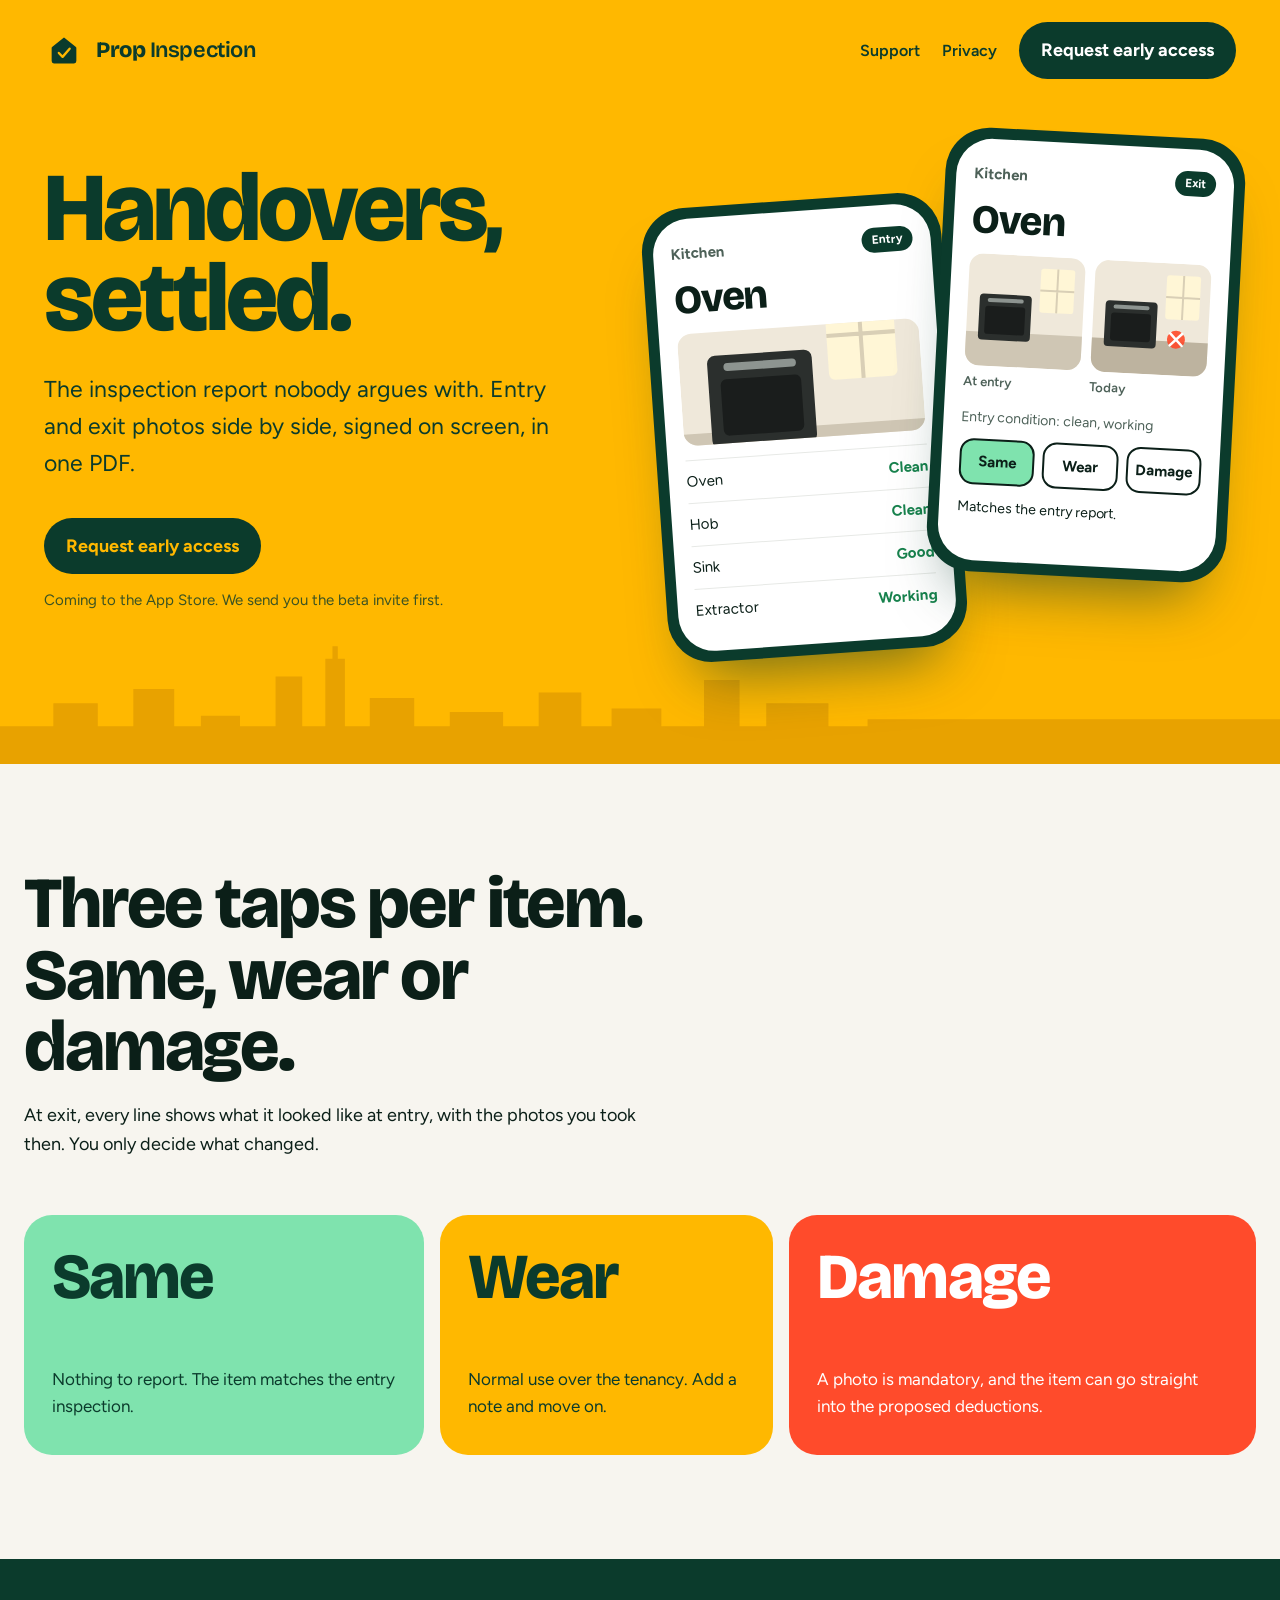
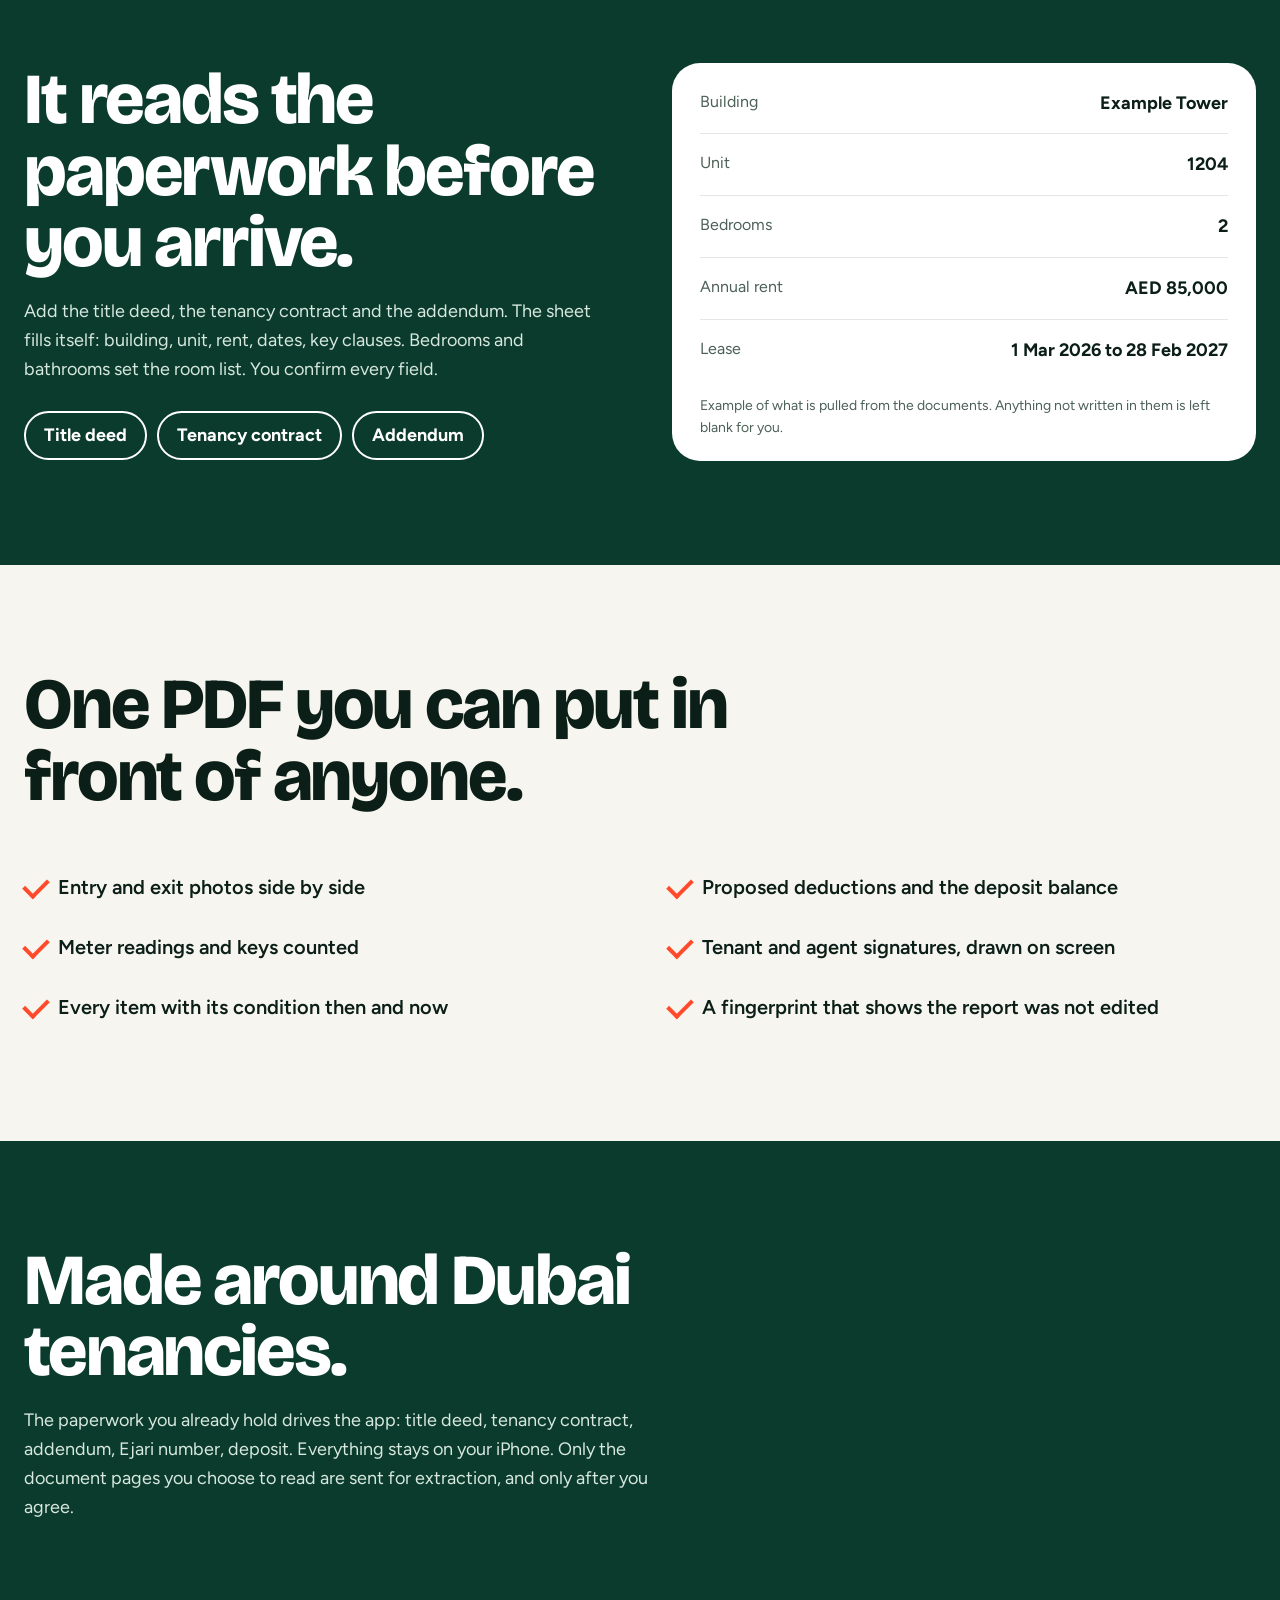
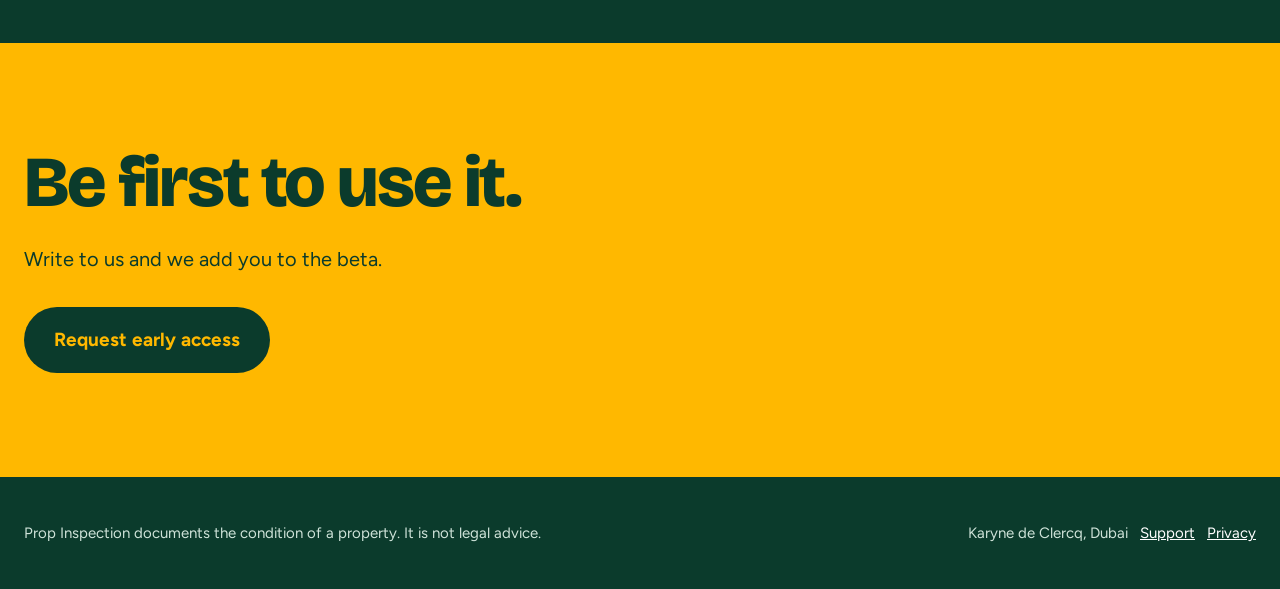
<file: index.html>
<!doctype html>
<html lang="en">
<head>
<meta charset="utf-8">
<meta name="viewport" content="width=device-width,initial-scale=1">
<title>Prop Inspection: move-in and move-out reports</title>
<meta name="description" content="Move-in and move-out inspection reports for Dubai letting agents: room-by-room checklists, entry and exit photos side by side, on-screen signatures and a PDF.">
<link rel="icon" href="logo.svg" type="image/svg+xml">
<link rel="preconnect" href="https://fonts.googleapis.com">
<link rel="preconnect" href="https://fonts.gstatic.com" crossorigin>
<link href="https://fonts.googleapis.com/css2?family=Bricolage+Grotesque:opsz,wght@12..96,600..800&family=Figtree:wght@400;500;600;700&display=swap" rel="stylesheet">
<link rel="stylesheet" href="style.css">
</head>
<body>
<div class="hero"><header class="top"><a class="logo" href="./"><img src="logo.svg" alt=""><span><b>Prop</b> Inspection</span></a><nav><a href="support.html">Support</a><a href="privacy.html">Privacy</a><a class="btn" href="mailto:karyne.declercq@icloud.com?subject=Prop%20Inspection%20early%20access">Request early access</a></nav></header>
<div class="in">
<div>
<h1>Handovers, settled.</h1>
<p class="lead">The inspection report nobody argues with. Entry and exit photos side by side, signed on screen, in one PDF.</p>
<a class="btn" href="mailto:karyne.declercq@icloud.com?subject=Prop%20Inspection%20early%20access">Request early access</a>
<span class="sub">Coming to the App Store. We send you the beta invite first.</span>
</div>
<div class="phones">
<div class="phone back" aria-hidden="true"><div class="screen">
<div class="bar"><span>Kitchen</span><span class="pill">Entry</span></div>
<h3>Oven</h3>
<div class="shots1"><div class="ph" style="height:112px"><svg viewBox="0 0 120 112" preserveAspectRatio="xMidYMid slice" aria-hidden="true"><rect width="120" height="112" fill="#efe8da"/><rect x="0" y="78" width="120" height="34" fill="#cfc6b4"/><rect x="74" y="12" width="34" height="44" rx="3" fill="#fff6d6"/><path d="M91 12v44M74 34h34" stroke="#d9cfb6" stroke-width="2"/><rect x="14" y="40" width="52" height="46" rx="4" fill="#2b2f2d"/><rect x="20" y="52" width="40" height="28" rx="3" fill="#1a1d1c"/><rect x="22" y="44" width="36" height="4" rx="2" fill="#8d9490"/></svg></div></div>
<ul class="list"><li>Oven <b>Clean</b></li><li>Hob <b>Clean</b></li><li>Sink <b>Good</b></li><li>Extractor <b>Working</b></li></ul>
</div></div>
<div class="phone front" aria-label="Example of the exit inspection screen"><div class="screen">
<div class="bar"><span>Kitchen</span><span class="pill">Exit</span></div>
<h3>Oven</h3>
<div class="shots"><figure><div class="ph" style="height:112px"><svg viewBox="0 0 120 112" preserveAspectRatio="xMidYMid slice" aria-hidden="true"><rect width="120" height="112" fill="#efe8da"/><rect x="0" y="78" width="120" height="34" fill="#cfc6b4"/><rect x="74" y="12" width="34" height="44" rx="3" fill="#fff6d6"/><path d="M91 12v44M74 34h34" stroke="#d9cfb6" stroke-width="2"/><rect x="14" y="40" width="52" height="46" rx="4" fill="#2b2f2d"/><rect x="20" y="52" width="40" height="28" rx="3" fill="#1a1d1c"/><rect x="22" y="44" width="36" height="4" rx="2" fill="#8d9490"/></svg></div><figcaption>At entry</figcaption></figure><figure><div class="ph" style="height:112px"><svg viewBox="0 0 120 112" preserveAspectRatio="xMidYMid slice" aria-hidden="true"><rect width="120" height="112" fill="#efe8da"/><rect x="0" y="78" width="120" height="34" fill="#bdb39f"/><rect x="74" y="12" width="34" height="44" rx="3" fill="#fff6d6"/><path d="M91 12v44M74 34h34" stroke="#d9cfb6" stroke-width="2"/><rect x="14" y="40" width="52" height="46" rx="4" fill="#2b2f2d"/><rect x="20" y="52" width="40" height="28" rx="3" fill="#1a1d1c"/><rect x="22" y="44" width="36" height="4" rx="2" fill="#8d9490"/><circle cx="86" cy="76" r="9" fill="#FF4B2B" opacity=".9"/><path d="M80 70l12 12M92 70L80 82" stroke="#fff" stroke-width="2.5" stroke-linecap="round"/></svg></div><figcaption>Today</figcaption></figure></div>
<p class="entry">Entry condition: clean, working</p>
<div class="chips" role="radiogroup" aria-label="Condition now">
<button class="chip" role="radio" aria-checked="true" data-s="same" data-n="Matches the entry report.">Same</button>
<button class="chip" role="radio" aria-checked="false" data-s="wear" data-n="Noted as wear, with your comment.">Wear</button>
<button class="chip" role="radio" aria-checked="false" data-s="damage" data-n="A photo is required before you continue.">Damage</button>
</div>
<p class="note" id="note" aria-live="polite">Matches the entry report.</p>
</div></div>
</div>
</div>
<svg class="sky" viewBox="0 0 1440 140" preserveAspectRatio="none" aria-hidden="true"><path fill="#E8A200" d="M0 140V96h60V70h50v26h40V54h46v42h30V84h44v12h40V40h30v56h26V20h8V6h6v14h8v76h28V64h50v32h40V80h60v16h40V58h48v38h34V76h56v20h48V44h40v52h30V70h70v26h44V88H1440V140z"/></svg>
</div>
<section class="band"><div class="in">
<h2>Three taps per item. Same, wear or damage.</h2>
<p>At exit, every line shows what it looked like at entry, with the photos you took then. You only decide what changed.</p>
<div class="states">
<div class="state s-same"><h3>Same</h3><p>Nothing to report. The item matches the entry inspection.</p></div>
<div class="state s-wear"><h3>Wear</h3><p>Normal use over the tenancy. Add a note and move on.</p></div>
<div class="state s-damage"><h3>Damage</h3><p>A photo is mandatory, and the item can go straight into the proposed deductions.</p></div>
</div></div></section>
<section class="band green"><div class="in split">
<div>
<h2>It reads the paperwork before you arrive.</h2>
<p>Add the title deed, the tenancy contract and the addendum. The sheet fills itself: building, unit, rent, dates, key clauses. Bedrooms and bathrooms set the room list. You confirm every field.</p>
<ul class="docs"><li>Title deed</li><li>Tenancy contract</li><li>Addendum</li></ul>
</div>
<dl class="found">
<div><dt>Building</dt><dd>Example Tower</dd></div>
<div><dt>Unit</dt><dd>1204</dd></div>
<div><dt>Bedrooms</dt><dd>2</dd></div>
<div><dt>Annual rent</dt><dd>AED 85,000</dd></div>
<div><dt>Lease</dt><dd>1 Mar 2026 to 28 Feb 2027</dd></div>
<span class="cap">Example of what is pulled from the documents. Anything not written in them is left blank for you.</span>
</dl>
</div></section>
<section class="band pdf"><div class="in">
<h2>One PDF you can put in front of anyone.</h2>
<ul>
<li>Entry and exit photos side by side</li>
<li>Meter readings and keys counted</li>
<li>Every item with its condition then and now</li>
<li>Proposed deductions and the deposit balance</li>
<li>Tenant and agent signatures, drawn on screen</li>
<li>A fingerprint that shows the report was not edited</li>
</ul>
</div></section>
<section class="band green"><div class="in">
<h2>Made around Dubai tenancies.</h2>
<p>The paperwork you already hold drives the app: title deed, tenancy contract, addendum, Ejari number, deposit. Everything stays on your iPhone. Only the document pages you choose to read are sent for extraction, and only after you agree.</p>
</div></section>
<section class="band cta"><div class="in">
<h2>Be first to use it.</h2>
<p>Write to us and we add you to the beta.</p>
<a class="btn" href="mailto:karyne.declercq@icloud.com?subject=Prop%20Inspection%20early%20access">Request early access</a>
</div></section>
<footer><div class="in"><span>Prop Inspection documents the condition of a property. It is not legal advice.</span><span>Karyne de Clercq, Dubai &nbsp; <a href="support.html">Support</a> &nbsp; <a href="privacy.html">Privacy</a></span></div></footer>
<script>
(function(){var chips=document.querySelectorAll('.chip'),note=document.getElementById('note');
chips.forEach(function(c){c.addEventListener('click',function(){chips.forEach(function(x){x.setAttribute('aria-checked',x===c)});note.textContent=c.getAttribute('data-n')})})})();
</script>
</body>
</html>
</file>
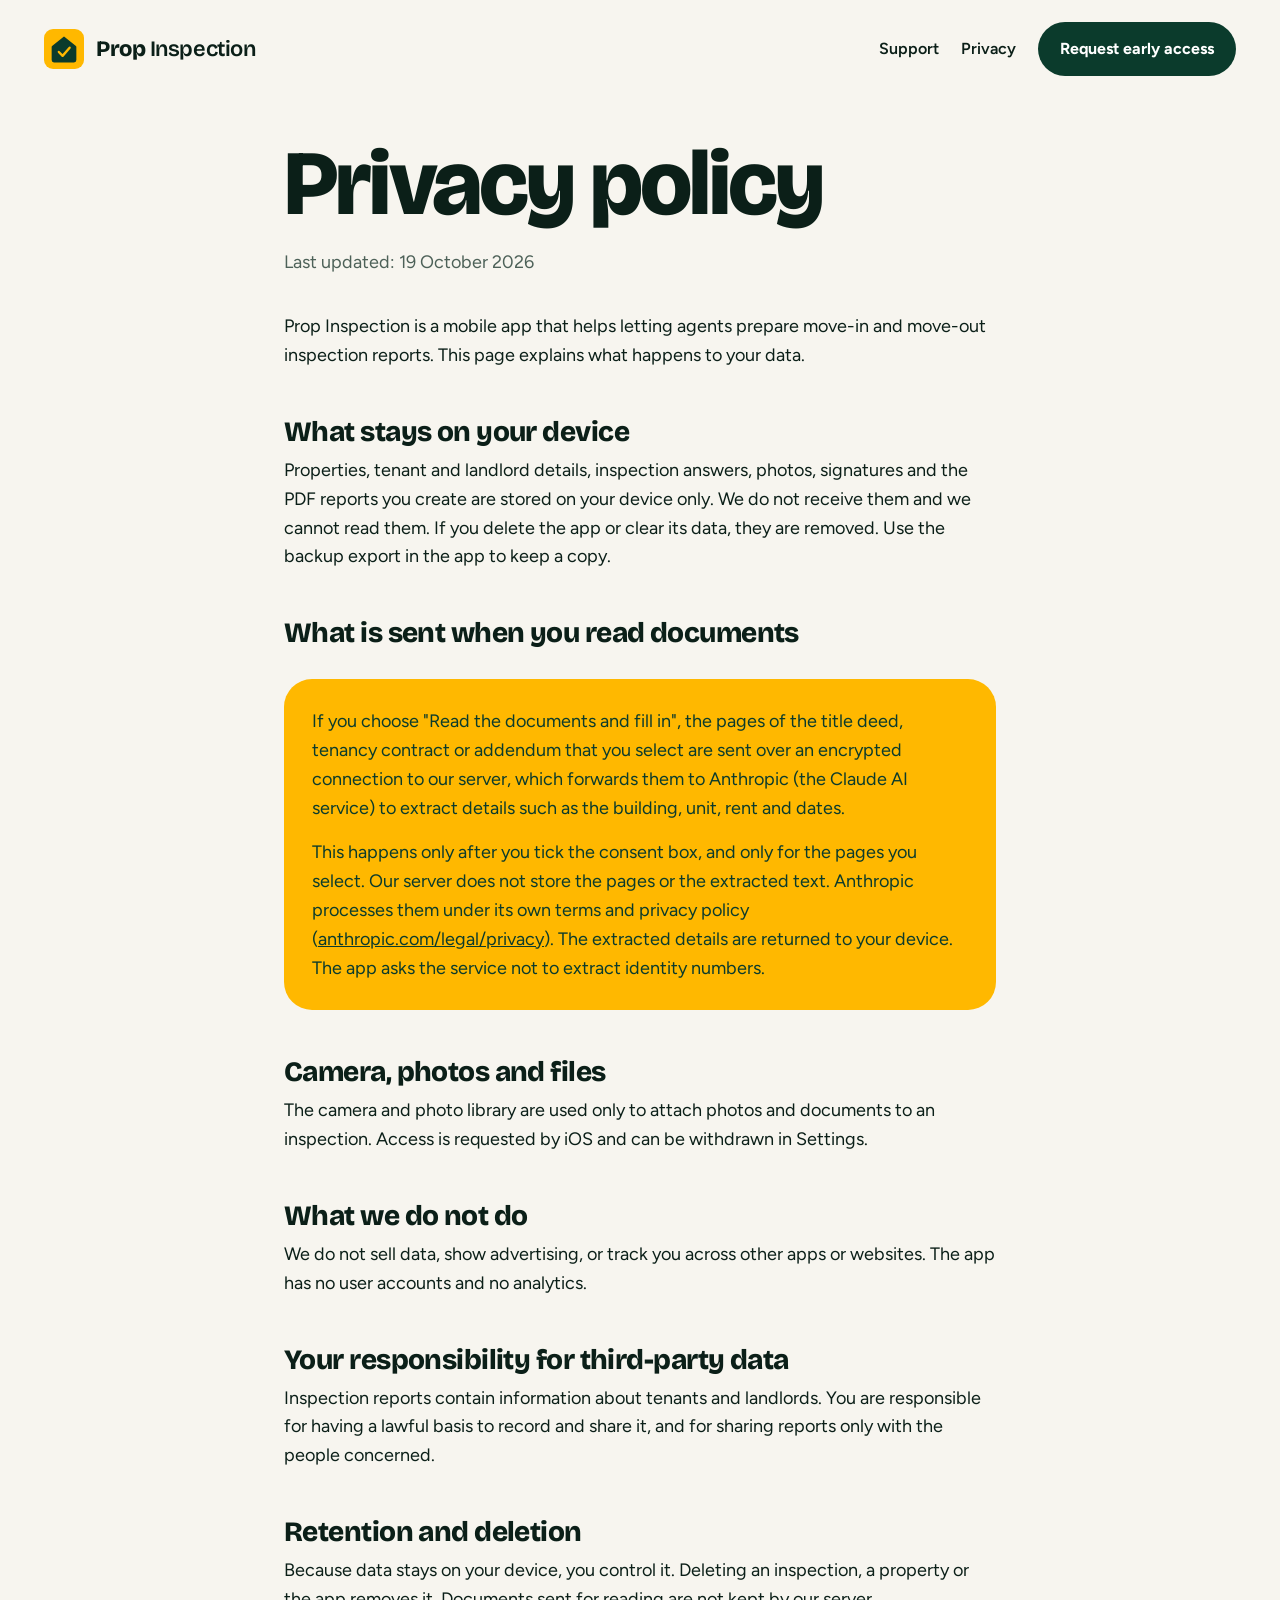
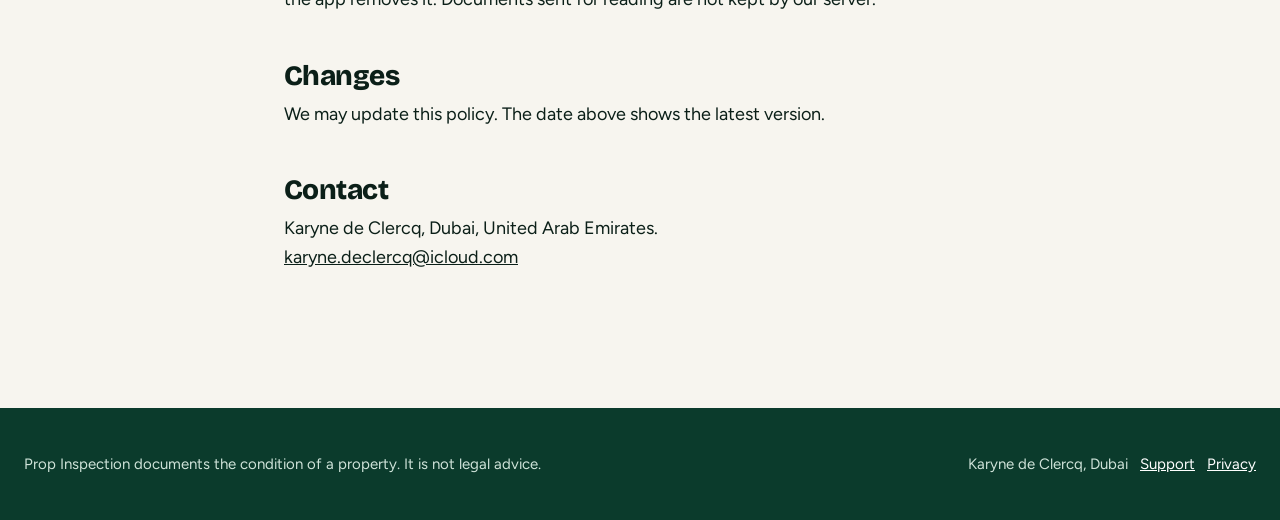
<file: privacy.html>
<!doctype html>
<html lang="en">
<head>
<meta charset="utf-8">
<meta name="viewport" content="width=device-width,initial-scale=1">
<title>Prop Inspection privacy policy</title>
<meta name="description" content="Move-in and move-out inspection reports for Dubai letting agents: room-by-room checklists, entry and exit photos side by side, on-screen signatures and a PDF.">
<link rel="icon" href="logo.svg" type="image/svg+xml">
<link rel="preconnect" href="https://fonts.googleapis.com">
<link rel="preconnect" href="https://fonts.gstatic.com" crossorigin>
<link href="https://fonts.googleapis.com/css2?family=Bricolage+Grotesque:opsz,wght@12..96,600..800&family=Figtree:wght@400;500;600;700&display=swap" rel="stylesheet">
<link rel="stylesheet" href="style.css">
</head>
<body>
<header class="top"><a class="logo" href="./"><img src="logo.svg" alt=""><span><b>Prop</b> Inspection</span></a><nav><a href="support.html">Support</a><a href="privacy.html">Privacy</a><a class="btn" href="mailto:karyne.declercq@icloud.com?subject=Prop%20Inspection%20early%20access">Request early access</a></nav></header>
<main class="doc">
<h1>Privacy policy</h1>
<p class="when">Last updated: 19 October 2026</p>
<p>Prop Inspection is a mobile app that helps letting agents prepare move-in and move-out inspection reports. This page explains what happens to your data.</p>
<h2>What stays on your device</h2>
<p>Properties, tenant and landlord details, inspection answers, photos, signatures and the PDF reports you create are stored on your device only. We do not receive them and we cannot read them. If you delete the app or clear its data, they are removed. Use the backup export in the app to keep a copy.</p>
<h2>What is sent when you read documents</h2>
<div class="box"><p>If you choose "Read the documents and fill in", the pages of the title deed, tenancy contract or addendum that you select are sent over an encrypted connection to our server, which forwards them to Anthropic (the Claude AI service) to extract details such as the building, unit, rent and dates.</p><p>This happens only after you tick the consent box, and only for the pages you select. Our server does not store the pages or the extracted text. Anthropic processes them under its own terms and privacy policy (<a href="https://www.anthropic.com/legal/privacy">anthropic.com/legal/privacy</a>). The extracted details are returned to your device. The app asks the service not to extract identity numbers.</p></div>
<h2>Camera, photos and files</h2>
<p>The camera and photo library are used only to attach photos and documents to an inspection. Access is requested by iOS and can be withdrawn in Settings.</p>
<h2>What we do not do</h2>
<p>We do not sell data, show advertising, or track you across other apps or websites. The app has no user accounts and no analytics.</p>
<h2>Your responsibility for third-party data</h2>
<p>Inspection reports contain information about tenants and landlords. You are responsible for having a lawful basis to record and share it, and for sharing reports only with the people concerned.</p>
<h2>Retention and deletion</h2>
<p>Because data stays on your device, you control it. Deleting an inspection, a property or the app removes it. Documents sent for reading are not kept by our server.</p>
<h2>Changes</h2>
<p>We may update this policy. The date above shows the latest version.</p>
<h2>Contact</h2>
<p>Karyne de Clercq, Dubai, United Arab Emirates.<br><a href="mailto:karyne.declercq@icloud.com">karyne.declercq@icloud.com</a></p>
</main>
<footer><div class="in"><span>Prop Inspection documents the condition of a property. It is not legal advice.</span><span>Karyne de Clercq, Dubai &nbsp; <a href="support.html">Support</a> &nbsp; <a href="privacy.html">Privacy</a></span></div></footer>
</body>
</html>
</file>
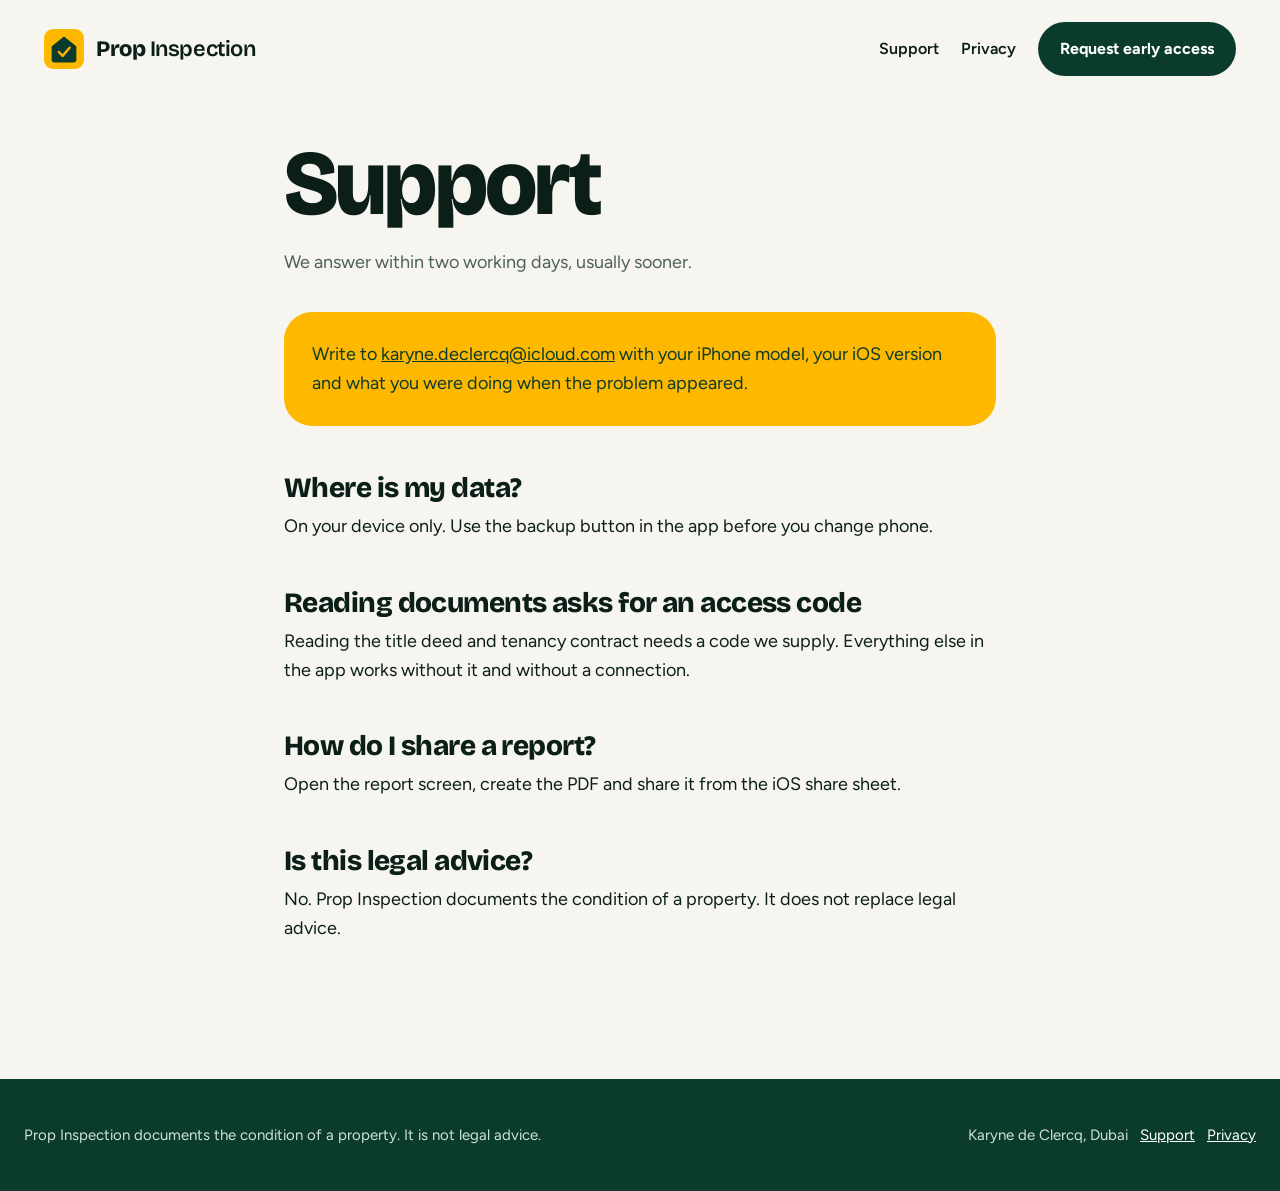
<file: support.html>
<!doctype html>
<html lang="en">
<head>
<meta charset="utf-8">
<meta name="viewport" content="width=device-width,initial-scale=1">
<title>Prop Inspection support</title>
<meta name="description" content="Move-in and move-out inspection reports for Dubai letting agents: room-by-room checklists, entry and exit photos side by side, on-screen signatures and a PDF.">
<link rel="icon" href="logo.svg" type="image/svg+xml">
<link rel="preconnect" href="https://fonts.googleapis.com">
<link rel="preconnect" href="https://fonts.gstatic.com" crossorigin>
<link href="https://fonts.googleapis.com/css2?family=Bricolage+Grotesque:opsz,wght@12..96,600..800&family=Figtree:wght@400;500;600;700&display=swap" rel="stylesheet">
<link rel="stylesheet" href="style.css">
</head>
<body>
<header class="top"><a class="logo" href="./"><img src="logo.svg" alt=""><span><b>Prop</b> Inspection</span></a><nav><a href="support.html">Support</a><a href="privacy.html">Privacy</a><a class="btn" href="mailto:karyne.declercq@icloud.com?subject=Prop%20Inspection%20early%20access">Request early access</a></nav></header>
<main class="doc">
<h1>Support</h1>
<p class="when">We answer within two working days, usually sooner.</p>
<div class="box"><p>Write to <a href="mailto:karyne.declercq@icloud.com?subject=Prop%20Inspection%20support">karyne.declercq@icloud.com</a> with your iPhone model, your iOS version and what you were doing when the problem appeared.</p></div>
<h2>Where is my data?</h2>
<p>On your device only. Use the backup button in the app before you change phone.</p>
<h2>Reading documents asks for an access code</h2>
<p>Reading the title deed and tenancy contract needs a code we supply. Everything else in the app works without it and without a connection.</p>
<h2>How do I share a report?</h2>
<p>Open the report screen, create the PDF and share it from the iOS share sheet.</p>
<h2>Is this legal advice?</h2>
<p>No. Prop Inspection documents the condition of a property. It does not replace legal advice.</p>
</main>
<footer><div class="in"><span>Prop Inspection documents the condition of a property. It is not legal advice.</span><span>Karyne de Clercq, Dubai &nbsp; <a href="support.html">Support</a> &nbsp; <a href="privacy.html">Privacy</a></span></div></footer>
</body>
</html>
</file>
<file: style.css>
:root{--sun:#FFB800;--bottle:#0B3B2C;--chalk:#F7F5EF;--ink:#0B1F18;--tomato:#FF4B2B;--mint:#7FE3AE;--mut:#4d6158}
*{box-sizing:border-box}
html{-webkit-text-size-adjust:100%}
body{margin:0;background:var(--chalk);color:var(--ink);font:400 18px/1.6 'Figtree',system-ui,sans-serif}
a{color:inherit}
:focus-visible{outline:3px solid var(--tomato);outline-offset:3px;border-radius:6px}
h1,h2,h3{font-family:'Bricolage Grotesque','Figtree',system-ui,sans-serif;font-weight:800;letter-spacing:-.03em;line-height:1;margin:0}
.top{display:flex;align-items:center;justify-content:space-between;gap:16px;max-width:1240px;margin:0 auto;padding:22px 24px}
.logo{display:flex;align-items:center;gap:12px;text-decoration:none;font:600 22px 'Bricolage Grotesque',sans-serif;letter-spacing:-.02em}
.logo img{width:40px;height:40px;display:block}
.logo b{font-weight:800}
.top nav{display:flex;align-items:center;gap:22px;font-weight:600;font-size:16px}
.top nav a{text-decoration:none}
.top nav a:hover{text-decoration:underline;text-underline-offset:4px}
.btn{display:inline-block;background:var(--bottle);color:#fff;text-decoration:none;font-weight:700;padding:14px 22px;border-radius:999px;transition:transform .15s}
.btn:hover{transform:translateY(-2px)}
.top nav a.btn{color:#fff}
.hero{background:var(--sun);color:var(--bottle)}
.hero .in{max-width:1240px;margin:0 auto;padding:32px 24px 120px;display:grid;grid-template-columns:1.1fr .9fr;gap:24px;align-items:center}
.hero h1{font-size:clamp(52px,7.6vw,112px);line-height:.92}
.hero p.lead{font-size:clamp(19px,2vw,23px);max-width:34ch;margin:28px 0 36px;color:var(--bottle)}
.hero .btn{background:var(--bottle);color:var(--sun);font-size:18px}
.hero .sub{display:block;margin-top:14px;font-size:15px;opacity:.8}
.phones{display:flex;justify-content:center;align-items:flex-start}.phone{width:min(300px,46vw);flex:none;background:var(--bottle);border-radius:44px;padding:11px;box-shadow:0 40px 60px -30px rgba(11,59,44,.6)}.phone.back{margin-top:56px;margin-right:-34px;transform:rotate(-4deg);transform-origin:bottom right}.phone.front{transform:rotate(3deg);position:relative;z-index:1}.sky{position:absolute;left:0;right:0;bottom:-1px;width:100%;height:auto;display:block;pointer-events:none}.hero{position:relative;overflow:hidden}.hero .in{position:relative;z-index:1}.ph svg{display:block;width:100%;height:100%;border-radius:14px}.list{margin:14px 0 0;padding:0;list-style:none;font-size:15px}.list li{display:flex;justify-content:space-between;padding:9px 0;border-top:1px solid #e7e9e6}.list b{color:#17824d}
.screen{background:#fff;border-radius:36px;padding:22px 18px 20px;color:var(--ink)}
.bar{display:flex;justify-content:space-between;align-items:center;font-weight:700;font-size:15px;color:var(--mut)}
.pill{background:var(--bottle);color:#fff;border-radius:999px;font-size:12px;padding:3px 10px}
.screen h3{font-size:40px;margin:14px 0 14px}
.shots{display:grid;grid-template-columns:1fr 1fr;gap:10px}
.shots figure{margin:0}
.ph{height:112px;border-radius:14px}
.shots figcaption{font-size:13px;font-weight:600;color:var(--mut);margin-top:6px}
.entry{font-size:14px;color:var(--mut);margin:14px 0 10px}
.chips{display:grid;grid-template-columns:repeat(3,1fr);gap:8px}
.chip{font:700 15px 'Figtree',sans-serif;padding:12px 4px;border-radius:14px;border:2px solid var(--ink);background:#fff;color:var(--ink);cursor:pointer;transition:background .15s,transform .15s}
.chip:hover{transform:translateY(-2px)}
.chip[aria-checked=true][data-s=same]{background:var(--mint)}
.chip[aria-checked=true][data-s=wear]{background:var(--sun)}
.chip[aria-checked=true][data-s=damage]{background:var(--tomato);color:#fff;border-color:var(--tomato)}
.note{font-size:14px;min-height:44px;margin:12px 0 0;color:var(--ink)}
.band{padding:104px 24px}
.band .in{max-width:1240px;margin:0 auto}
.band h2{font-size:clamp(36px,5.6vw,76px);max-width:16ch}
.band p{max-width:52ch}
.states{display:grid;grid-template-columns:1.2fr 1fr 1.4fr;gap:16px;margin-top:56px}
.state{border-radius:28px;padding:30px 28px 34px;min-height:240px;display:flex;flex-direction:column;justify-content:space-between}
.state h3{font-size:clamp(40px,5vw,64px)}
.state p{margin:18px 0 0;font-size:17px}
.s-same{background:var(--mint);color:var(--bottle)}
.s-wear{background:var(--sun);color:var(--bottle)}
.s-damage{background:var(--tomato);color:#fff}
.green{background:var(--bottle);color:#fff}
.green h2{color:#fff}
.green p{color:#d7e8df}
.split{display:grid;grid-template-columns:1fr 1fr;gap:64px;align-items:center}
.found{background:#fff;color:var(--ink);border-radius:28px;padding:10px 28px;margin:0}
.found div{display:flex;justify-content:space-between;gap:20px;padding:16px 0;border-bottom:1px solid #e4e8e5}
.found div:last-of-type{border-bottom:0}
.found dt{color:var(--mut);font-size:16px}
.found dd{margin:0;font-weight:700;text-align:right}
.found .cap{display:block;color:var(--mut);font-size:14px;padding:14px 0 12px}
.docs{display:flex;flex-wrap:wrap;gap:10px;margin:28px 0 0;padding:0;list-style:none}
.docs li{border:2px solid #fff;border-radius:999px;padding:8px 18px;font-weight:700}
.pdf ul{columns:2;column-gap:56px;margin:44px 0 0;padding:0;list-style:none;font-size:20px;font-weight:600}
.pdf li{break-inside:avoid;padding:14px 0 14px 34px;position:relative}
.pdf li:before{content:"";position:absolute;left:0;top:21px;width:20px;height:11px;border-left:4px solid var(--tomato);border-bottom:4px solid var(--tomato);transform:rotate(-45deg)}
.cta{background:var(--sun);color:var(--bottle)}
.cta h2{max-width:14ch}
.cta p{margin:24px 0 32px;font-size:20px}
.cta .btn{background:var(--bottle);color:var(--sun);font-size:19px;padding:18px 30px}
footer{background:var(--bottle);color:#cfe3d9;padding:44px 24px;font-size:15px}
footer .in{max-width:1240px;margin:0 auto;display:flex;flex-wrap:wrap;gap:16px 40px;justify-content:space-between}
footer a{color:#fff}
.doc{max-width:760px;margin:0 auto;padding:40px 24px 120px}
.doc h1{font-size:clamp(46px,8vw,92px);margin-bottom:18px}
.doc h2{font-size:28px;letter-spacing:-.02em;margin:48px 0 10px}
.doc p{margin:0 0 16px;max-width:64ch}
.doc .when{color:var(--mut);margin-bottom:36px}
.doc .box{background:var(--sun);color:var(--bottle);border-radius:28px;padding:28px;margin:32px 0}
.doc .box p:last-child{margin:0}
@media(max-width:900px){.phone.back{display:none}.phone{width:min(320px,100%)}.hero .in,.split{grid-template-columns:1fr}.states{grid-template-columns:1fr}.pdf ul{columns:1}.top nav a:not(.btn){display:none}.band{padding:72px 24px}}
@media(prefers-reduced-motion:reduce){*{transition:none!important}}
</file>
